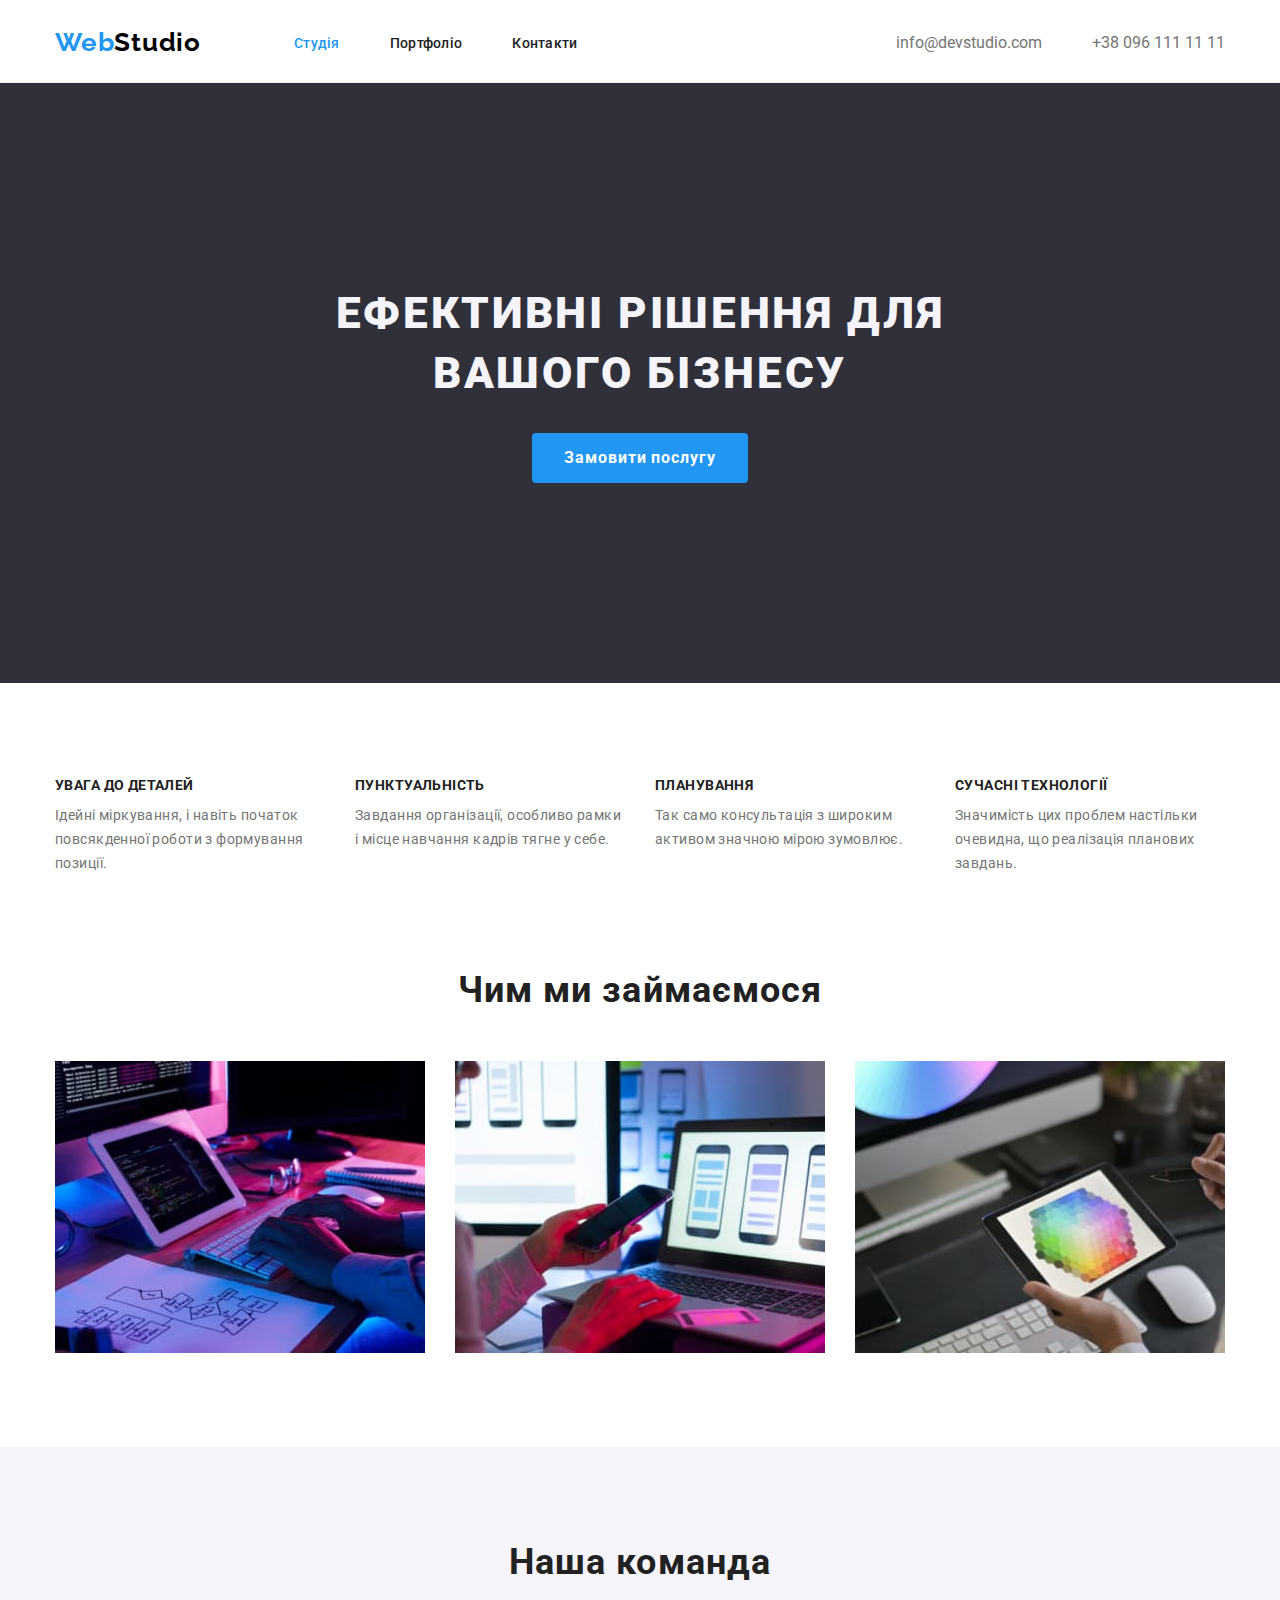
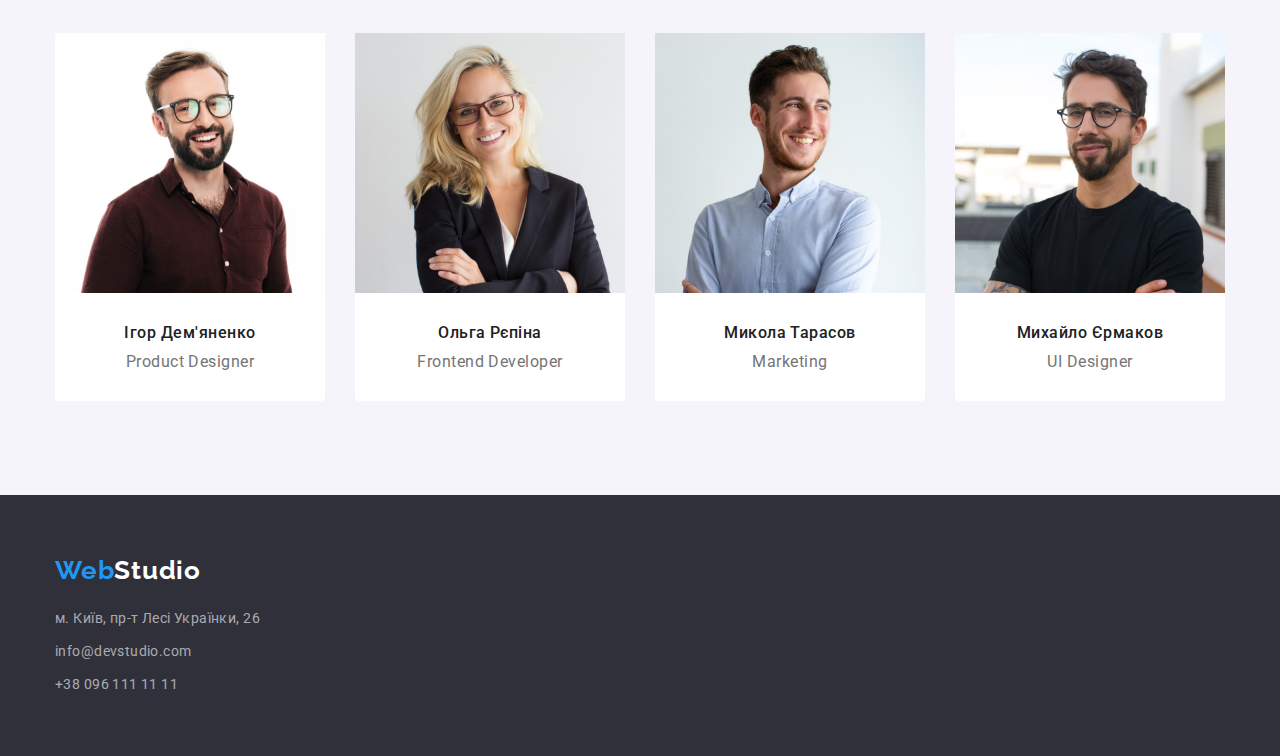
<file: index.html>
<html lang="uk">
<head>
    <meta charset="UTF-8">
    <meta http-equiv="X-UA-Compatible" content="IE=edge">
    <meta name="viewport" content="width=device-width, initial-scale=1.0">
    <title>WebStudio</title>
<!-- шрифт -->
    <link rel="preconnect" href="https://fonts.googleapis.com">
    <link rel="preconnect" href="https://fonts.gstatic.com" crossorigin>
    <link href="https://fonts.googleapis.com/css2?family=Raleway:wght@700&family=Roboto:wght@400;500;700;900&display=swap"
        rel="stylesheet">
<!-- modern-normalize -->
    <link rel="stylesheet" href="https://cdnjs.cloudflare.com/ajax/libs/modern-normalize/1.1.0/modern-normalize.min.css">
<!-- СSS -->
    <link rel="stylesheet" href="./css/style.css">

</head>

<body>
    <!-- HEADER-->
    <header class="header">
        <div class="conteiner main-nav">
            <nav class="header-nav">
                <a href="#" class="logo link">Web<span class="logo-black">Studio</span>
                </a>
                <ul class="header-menu">
                    <li class="header-menu-link"><a class="link current" href="#">Студія</a></li>
                    <li class="header-menu-link"><a class="link" href="./portfolio.html">Портфоліо</a></li>
                    <li class="header-menu-link"><a class="link" href="#contacts">Контакти</a></li>
                </ul>
            </nav>
    
            <div>
                <ul class="header-contacts">
                    <li class="contact mail"> <a class="link" href="mailto:info@devstudio.com" target="_blank" rel="noopener noreferrer">info@devstudio.com</a>
                    </li>
                    <li class="contact tel"><a class="link" href="tel:+380961111111">+38 096 111 11 11</a></li>
                </ul>
            </div>
        </div>
    </header>

    <!-- MAIN -->
    <main class="main-section">

        <!-- hero -->
        <section class="hero-section">
            <div class="conteiner">
                <div class="hero-conteiner">
                <h1 class="hero-title">Ефективні рішення для вашого бізнесу</h1>
                <button type="button" class="order-button">Замовити послугу</button>
                </div>
            </div>
        </section>

        <!-- advantages -->
        <section class="advantages-section">
            
            <div class="conteiner">
                <h2 class="advantages-hide">Наші переваги</h2>

                <ul class="advantages-list">
                    <li class="advantages-item">
                        <h3 class="advantages-subtitle">УВАГА ДО ДЕТАЛЕЙ</h3>
                        <p class="advantages-description">Ідейні міркування, і навіть початок повсякденної роботи з формування позиції.</p>
                    </li>
                    <li class="advantages-item">
                        <h3 class="advantages-subtitle">ПУНКТУАЛЬНІСТЬ</h3>
                        <p class="advantages-description">Завдання організації, особливо рамки і місце навчання кадрів тягне у себе.</p>
                    </li>
                    <li class="advantages-item">
                        <h3 class="advantages-subtitle">ПЛАНУВАННЯ</h3>
                        <p class="advantages-description">Так само консультація з широким активом значною мірою зумовлює.</p>
                    </li>
                    <li class="advantages-item">
                        <h3 class="advantages-subtitle">СУЧАСНІ ТЕХНОЛОГІЇ</h3>
                        <p class="advantages-description">Значимість цих проблем настільки очевидна, що реалізація планових завдань.</p>
                    </li>
                </ul>
            </div>

        </section>

        <!-- about us -->
        <section class="about-section">
            <div class="conteiner">
                <h2 class="about-title">Чим ми займаємося</h2>
                <ul class="about-fotos">
                    <li class="about-img">
                        <img src="./images/general/tablet.jpg" 
                        alt="Займаємось розробкою"
                        width="370">
                    </li>

                    <li class="about-img">
                        <img src="./images/general/mobile.jpg" 
                        alt="Займаємось розробкою web-додатків"
                        width="370">
                    </li>

                    <li class="about-img">
                        <img src="./images/general/palette.jpg" 
                        alt="Займаємось дизайном"
                        width="370">
                    </li>
                </ul>
            </div>
        </section>

        <!-- about team -->
        <section class="team-section">
            <div class="conteiner">
            <h2 class="team-title">Наша команда</h2>
                <ul class="team-list">
                    <li class="team-group">
                        <img class="team-img"
                        src="./images/team/product.jpg" 
                        alt="Фото Ігора"
                        width="270">

                        <div class="under-foto">
                            <h3 class="team-name">Ігор Дем'яненко</h3>
                            <p class="team-position">Product Designer</p>
                        </div>
                    </li>
                    <li class="team-group">
                        <img class="team-img"
                        src="./images/team/frontend.jpg" 
                        alt="Фото Ольги"
                        width="270">

                        <div class="under-foto">
                            <h3 class="team-name">Ольга Рєпіна</h3>
                            <p class="team-position">Frontend Developer</p>
                        </div>
                    </li>
                    <li class="team-group">
                        <img class="team-img"
                        src="./images/team/marketing.jpg" 
                        alt="Фото Миколи"
                        width="270">

                        <div class="under-foto">
                            <h3 class="team-name">Микола Тарасов</h3>
                            <p class="team-position">Marketing</p>
                        </div>
                    </li>
                    <li class="team-group">
                        <img class="team-img"
                        src="./images/team/ui.jpg" 
                        alt="Фото Михайла"
                        width="270">

                        <div class="under-foto">
                            <h3 class="team-name">Михайло Єрмаков</h3>
                            <p class="team-position">UI Designer</p>
                        </div>
                    </li>
                </ul>
            </div>
        </section>
    </main>

    <!-- FOOTER -->
    <footer id="contacts" class="footer-section">
        <div class="footer-conteiner conteiner">
            <a href="#" class="logo link">Web<span class="logo-white">Studio</span>
            </a>

            <address class="adress">
                <ul class="footer-list">
                    <li class="contact-address">
                        <a class="link" href="https://goo.gl/maps/GMD84DBriJ9knbSCA" target="_blank" rel="noopener noreferrer">м. Київ, пр-т Лесі Українки, 26</a>
                    </li>
                    <li class="contact-mail">
                        <a class="link" href="mailto:info@devstudio.com" target="_blank" rel="noopener noreferrer">info@devstudio.com</a>
                    </li>
                    <li class="contact-tel">
                        <a class="link" href="tel:+380961111111">+38 096 111 11 11</a>
                    </li>
                </ul>
            </address>
        </div>
    </footer>
</body>
</html>
</file>
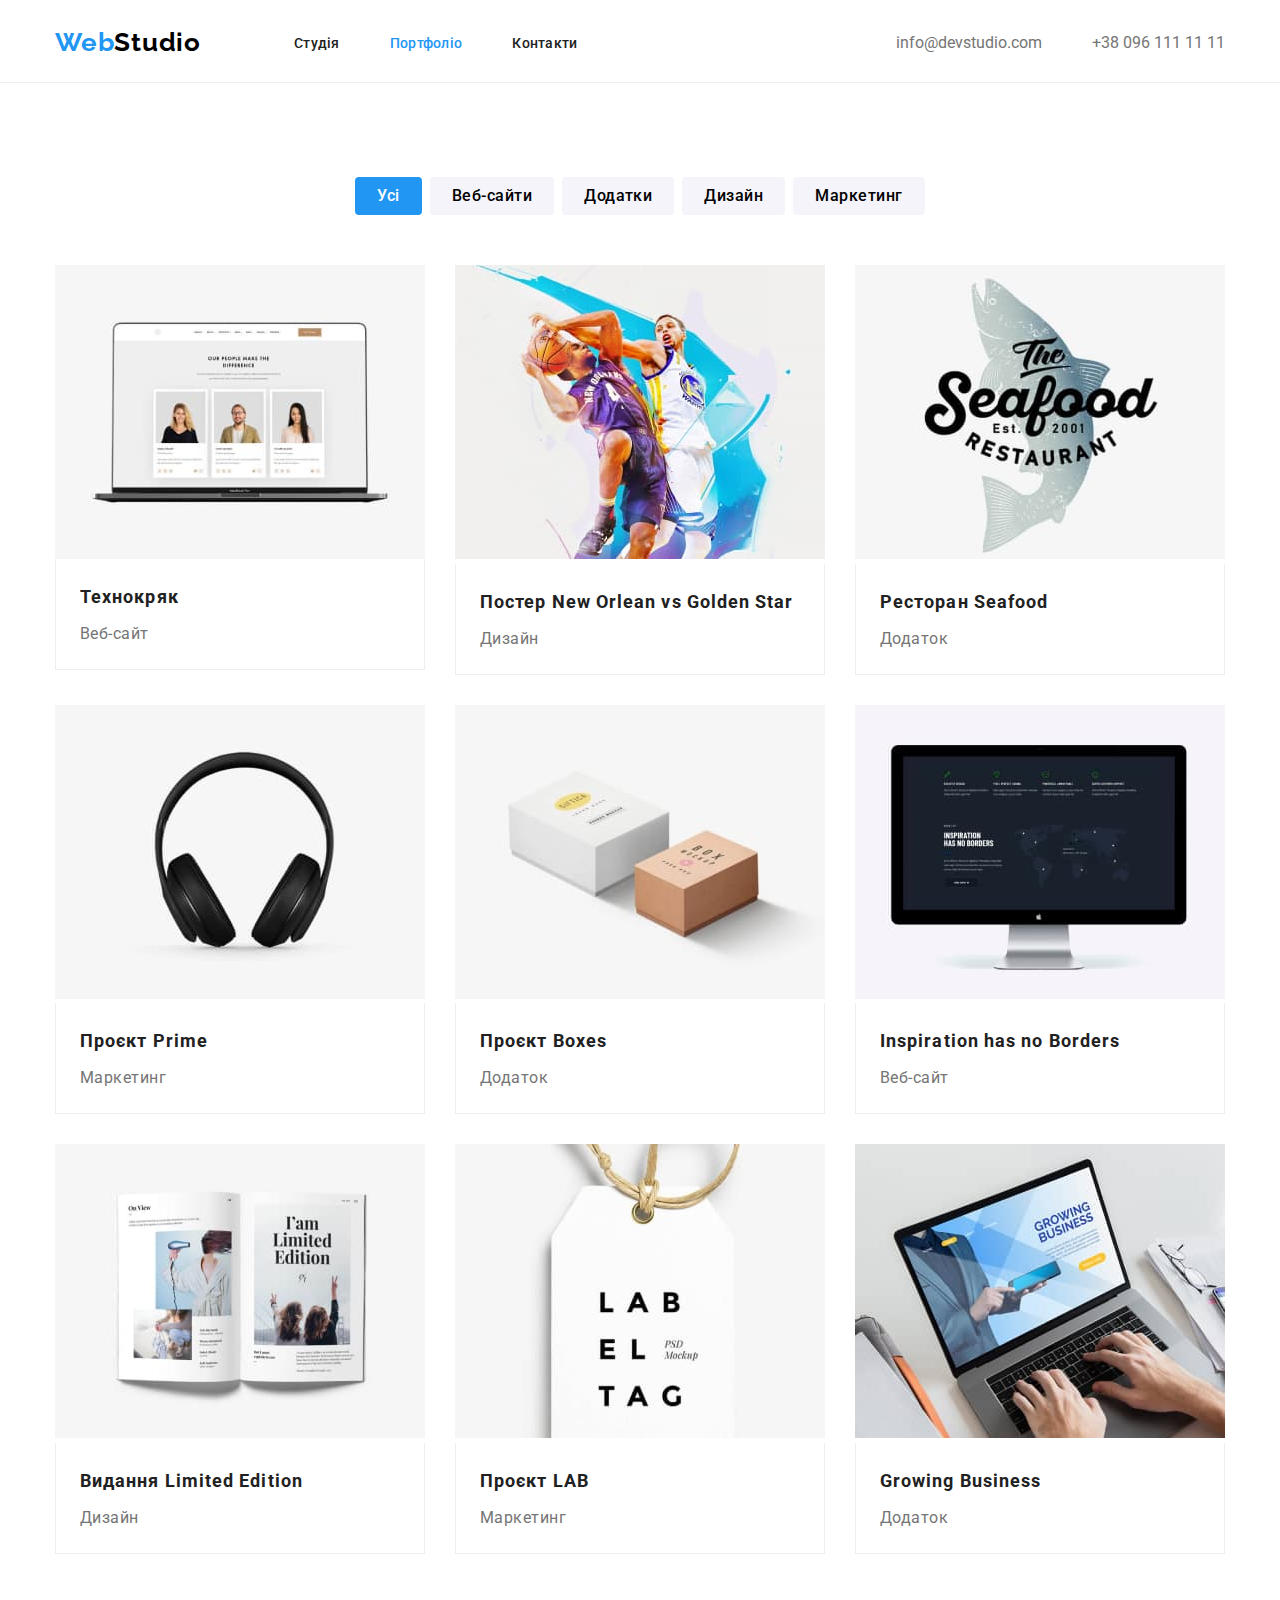
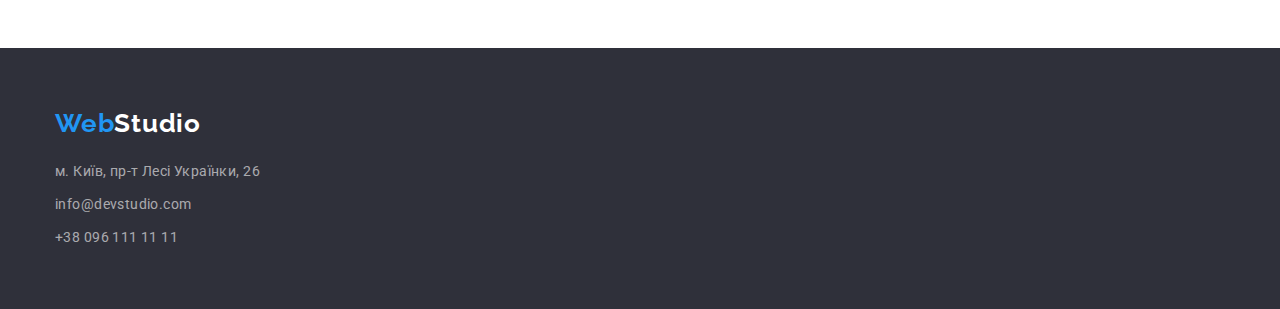
<file: portfolio.html>
<!DOCTYPE html>
<html lang="uk">
<head>
    <meta charset="UTF-8">
    <meta http-equiv="X-UA-Compatible" content="IE=edge">
    <meta name="viewport" content="width=device-width, initial-scale=1.0">
    <title>WebStudio</title>
    <!-- шрифт -->
    <link rel="preconnect" href="https://fonts.googleapis.com">
    <link rel="preconnect" href="https://fonts.gstatic.com" crossorigin>
    <link
        href="https://fonts.googleapis.com/css2?family=Raleway:wght@700&family=Roboto:wght@400;500;700;900&display=swap"
        rel="stylesheet">
    <!-- modern-normalize -->
    <link rel="stylesheet"
        href="https://cdnjs.cloudflare.com/ajax/libs/modern-normalize/1.1.0/modern-normalize.min.css">
    <!-- СSS -->
    <link rel="stylesheet" href="./css/style.css">
</head>

<body>
    <!-- HEDER-->
    <header class="header">
        <div class="conteiner main-nav">
            <nav class="header-nav">
                <a href="index.html" class="logo link">Web<span class="logo-black">Studio</span>
                </a>
                <ul class="header-menu">
                    <li class="header-menu-link"><a class="link" href="index.html">Студія</a></li>
                    <li class="header-menu-link"><a class="link current" href="#">Портфоліо</a></li>
                    <li class="header-menu-link"><a class="link" href="#contacts">Контакти</a></li>
                </ul>
            </nav>
    
            <div>
                <ul class="header-contacts">
                    <li class="contact mail"> <a class="link" href="mailto:info@devstudio.com" target="_blank"
                            rel="noopener noreferrer">info@devstudio.com</a>
                    </li>
                    <li class="contact tel"><a class="link" href="tel:+380961111111">+38 096 111 11 11</a></li>
                </ul>
            </div>
        </div>
    </header>

    <!-- MAIN -->
    <main>
        <section class="portfolio-main-section">
            <div class="conteiner">
            <!-- прибрати при стилізації -->
            <h1 class="hide">Наші роботи</h1>
            
            <!-- Control buttons -->
            <ul class="portfolio-filter">
                <li><button type="button" class="btn-filter current"> Усі</button></li>
                <li><button type="button" class="btn-filter"> Веб-сайти</button></li>
                <li><button type="button" class="btn-filter"> Додатки</button></li>
                <li><button type="button" class="btn-filter"> Дизайн</button></li>
                <li><button type="button" class="btn-filter"> Маркетинг</button></li>
            </ul>

            <ul class="portfolio-list">
                <li class="portfolio-item">  
                    <img class="portfolio-item-img"
                    src="./images/portfolio/technokriak.jpg" 
                    alt="Приклад роботи Технокряк"
                    width="370">

                    <div class="portfolio-item-description">
                        <h2 class="portfolio-subtitle">Технокряк</h2>
                        <p class="portfolio-text">Веб-сайт</p>
                    </div>
                </li>

                <li class="portfolio-item">
                    <img
                    src="./images/portfolio/poster.jpg" 
                    alt="Приклад роботи Постер New Orlean vs Golden Star" 
                    width="370">

                    <div class="portfolio-item-description">
                        <h2 class="portfolio-subtitle">Постер New Orlean vs Golden Star</h2>
                        <p class="portfolio-text">Дизайн</p>
                    </div>
                </li>

                <li class="portfolio-item">
                    <img
                    src="./images/portfolio/restorant.jpg" 
                    alt="Приклад роботи для Seafood" 
                    width="370">
                    
                    <div class="portfolio-item-description">
                        <h2 class="portfolio-subtitle">Ресторан Seafood</h2>
                        <p class="portfolio-text">Додаток</p>
                    </div>
                </li>

                <li class="portfolio-item">
                    <img
                    src="./images/portfolio/project-prime.jpg" 
                    alt="Приклад роботи для Prime" 
                    width="370">

                    <div class="portfolio-item-description">
                        <h2 class="portfolio-subtitle">Проєкт Prime</h2>
                        <p class="portfolio-text">Маркетинг</p>
                    </div>
                </li>

                <li class="portfolio-item">
                    <img
                    src="./images/portfolio/project-boxes.jpg" 
                    alt="Приклад роботи для Boxes" 
                    width="370">

                    <div class="portfolio-item-description">
                        <h2 class="portfolio-subtitle">Проєкт Boxes</h2>
                        <p class="portfolio-text">Додаток</p>
                    </div>
                </li>

                <li class="portfolio-item">
                    <img
                    src="./images/portfolio/inspiration.jpg" 
                    alt="Приклад роботи - Inspiration has no Borders" 
                    width="370">

                    <div class="portfolio-item-description">
                        <h2 lang="en" class="portfolio-subtitle">Inspiration has no Borders</h2>
                        <p class="portfolio-text">Веб-сайт</p>
                    </div>
                </li>

                <li class="portfolio-item">
                    <img
                    src="./images/portfolio/edition.jpg" 
                    alt="Приклад роботи для Limited Edition" 
                    width="370">

                    <div class="portfolio-item-description">
                        <h2 class="portfolio-subtitle">Видання Limited Edition</h2>
                        <p class="portfolio-text">Дизайн</p>
                    </div>
                </li>

                <li class="portfolio-item">
                    <img
                    src="./images/portfolio/project.jpg" 
                    alt="Приклад роботи для LAB" 
                    width="370">

                    <div class="portfolio-item-description">
                        <h2 class="portfolio-subtitle">Проєкт LAB</h2>
                        <p class="portfolio-text">Маркетинг</p>
                    </div>
                </li>

                <li class="portfolio-item">
                    <img
                    src="./images/portfolio/app.jpg" 
                    alt="Приклад роботи для Growing Business" 
                    width="370">

                    <div class="portfolio-item-description">
                        <h2 class="portfolio-subtitle" lang="en">Growing Business</h2>
                        <p class="portfolio-text">Додаток</p>
                    </div>
                </li>
            </ul>
            </div>
        </section>
    </main>

    <!-- FOOTER -->
    <footer id="contacts" class="footer-section">
        <div class="footer-conteiner conteiner">
            <a href="#" class="logo link">Web<span class="logo-white">Studio</span>
            </a>

            <address class="adress">
                <ul class="footer-list">
                    <li class="contact-address">
                        <a class="link" href="https://goo.gl/maps/GMD84DBriJ9knbSCA" target="_blank"
                            rel="noopener noreferrer">м. Київ, пр-т Лесі Українки, 26</a>
                    </li>
                    <li class="contact-mail">
                        <a class="link" href="mailto:info@devstudio.com" target="_blank"
                            rel="noopener noreferrer">info@devstudio.com</a>
                    </li>
                    <li class="contact-tel">
                        <a class="link" href="tel:+380961111111">+38 096 111 11 11</a>
                    </li>
                </ul>
            </address>
        </div>
    </footer>
</body>
</html>
</file>
<file: css/style.css>
:root {
    --brand-color-main: #2196F3;
    --logo-second-color: #000000;
    --often-text-color: #212121;
    --second-text-color: #757575;
    --light-text-color: #FFFFFF;
    --second-text-light-color: #F5F4FA;

    /*background-color*/
    --background-color-dark: #2F303A;
    --background-color-light: #F5F4FA;
    
    /*border*/
    --border-color: #EEEEEE;
    --line-color: #ECECEC;

    /*font*/
    --text-main-font: Roboto, sans-serif;
    --logo-font: Raleway, sans-serif;
}

body {
    background-color: var(--light-text-color);
    font-family: var(--text-main-font);
    color: var(--often-text-color);
}

 /* utilits */
.link {
    text-decoration: none;
    color: currentColor;
}

.list{}


 /* HEADER */
.header {
    border-bottom: 1px solid var(--border-color);
}

.conteiner {
    margin-left: auto;
    margin-right: auto;
    width: 1200px;
    padding-left: 15px;
    padding-right: 15px;
}

.main-nav {
    display: flex;
    align-items: center;
    justify-content: space-between;
}

.header-nav {
    display: flex;
    align-items: center;
}

.logo {
    font-family: var(--logo-font);
    font-size: 26px;
    font-weight: 700;
    line-height: calc(31/ 26);
    letter-spacing: 0.03em;
    color: var(--brand-color-main);
}

.header-nav .logo {
    padding-top: 26px;
    padding-bottom: 23px;
}


.logo-black {
    color: var(--logo-second-color);
}

.header-menu {
    display: flex;
    text-align: center;
    list-style: none;
    padding-left: 0;
    margin-top: 0;
    margin-bottom: 0;
    margin-left: 93px;
}

.header-menu-link {
    font-size: 14px;
    font-weight: 500;
    line-height: calc(16 / 14);
    letter-spacing: 0.02em;
    margin-right: 50px;
}

.header-menu-link:last-child {
    margin-right: 0;
}

.header-menu-link .link{
    display: block;
    padding-top: 34px;
    padding-bottom: 30px;
}

.header-menu-link > .link:hover,
.header-menu-link > .link:focus,
.header-menu-link > .link:active {
    color: var(--brand-color-main);
}

.header-menu-link>.current {
    color: var(--brand-color-main);
}

.header-contacts {
    display: flex;
    list-style: none;
    padding-left: 0;
    margin-left: auto;
    margin-top: 0;
    margin-bottom: 0; 
}

.contact.mail .link,
.contact.tel .link{
    display: block;
    padding-top: 34px;
    padding-bottom: 30px;
    color: var(--second-text-color);
}

.header-contacts .contact + .contact {
    margin-left: 50px;
}

.mail .link:hover,
.mail .link:focus,
.mail .link:active,
.tel .link:hover,
.tel .link:focus,
.tel .link:active {
    color: var(--brand-color-main);
}

 /* MAIN SECTION */

  /* hero */
.hero-section {
    
    background-color: var(--background-color-dark);
    padding-top: 200px;
    padding-bottom: 200px;
}

.hero-conteiner {
    width: 696px;
    text-align: center;
}

.hero-section .conteiner {
    display: flex;
    justify-content: center;
}

.hero-title {
    margin-top: 0px;
    margin-bottom: 30px;
    font-size: 44px;
    font-weight: 900;
    line-height: calc(60 / 44);
    letter-spacing: 0.06em;
    text-transform: uppercase;
    color: var(--second-text-light-color);
}

.order-button {
    cursor: pointer;
    display: inline-block;
    padding: 10px 32px;
    background-color: var(--brand-color-main);
    border-radius: 4px;
    border: none;
    font-weight: 700;
    line-height: calc(30 / 16);
    letter-spacing: 0.06em;
    color: var(--light-text-color);
}

/*
.order-button:hover,
.order-button:focus,
.order-button:active {
}
*/

/* advantages - section-2 */
.advantages-section {
    padding-top: 94px;
    padding-bottom: 94px;
}

.advantages-hide,
.portfolio-main-section .hide {
    visibility: hidden;
    margin: 0px auto;
    font-size: 0;
}

.advantages-list {
    list-style: none;
    display: flex;
    padding-left: 0;
    margin-top: 0;
    margin-bottom: 0;
}

.advantages-item {
    width: calc((100% - 3* 30px) / 4);
}

.advantages-item:not(:last-child) {
    margin-right: 30px;
}

.team-img {
    display:block;
    max-width: 100%;
    height: auto;
}

.advantages-subtitle {
    text-transform: uppercase;
    font-size: 14px;
    font-weight: 700;
    line-height: calc(16 / 14);
    letter-spacing: 0.03em;
    margin-top: 0px;
    margin-bottom: 10px;
}

.advantages-description {
    font-size: 14px;
    line-height: calc(24 / 14);
    letter-spacing: 0.03em;
    color: var(--second-text-color);
    margin-top: 0px;
    margin-bottom: 0px;
}

/* about - section-3 */
.about-section {
    padding-bottom: 94px;
}

.about-title {
    font-size: 36px;
    font-weight: 700;
    line-height: calc(42 / 36);
    letter-spacing: 0.03em;
    text-align: center;
    margin-top: 0px;
    margin-bottom: 50px;
}

.about-fotos {
    list-style: none;
    padding-left: 0px;
    margin-top: 0px;
    margin-bottom: 0px;
    display: flex;

}

.about-img {
    display: block;
    max-width: 100%;
    height: auto;
}

.about-img:not(:last-child) {
    margin-right: 30px;
}


/* team-section - section-4 */
.team-section {
    background-color: var(--background-color-light);
    padding-top: 94px;
    padding-bottom: 94px;
}

.team-title {
    font-size: 36px;
    font-weight: 700;
    line-height: calc(42 / 36);
    letter-spacing: 0.03em;
    text-align: center;
    margin-top: 0;
    margin-bottom: 50px;
}

.team-list {
    list-style: none;
    display: flex;

    padding-left: 0px;
    margin-top: 0;
    margin-bottom: 0;
}

.team-group {
    background-color: var(--light-text-color);
    border-bottom-right-radius: 4px;
    border-bottom-left-radius: 4px;
    width: calc(100% - 3 * 30px) / 4;
    }

.team-group:not(:last-child){
    margin-right: 30px;
}

.under-foto {
    padding-top: 30px;
    padding-bottom: 30px;
}

.team-name {
    font-weight: 500;
    font-size: 16px;
    line-height: calc(19 / 16);
    letter-spacing: 0.03em;
    text-align: center;
    margin-bottom: 10px;
    margin-top: 0;
}

.team-position {
    font-weight: 400;
    font-size: 16px;
    line-height: calc(19 / 16);
    letter-spacing: 0.03em;
    text-align: center;
    color: var(--second-text-color);
    margin-bottom: 0;
    margin-top: 0;
}

/* FOOTER */
.footer-section {
    background-color: var(--background-color-dark);
    padding-top: 60px;
    padding-bottom: 60px;
}

.footer-conteiner .logo {
    margin-bottom: 20px;
    display: block;
}

.logo-white {
    color: var(--light-text-color);
}

.footer-list {
    list-style: none;
    padding-left: 0px;
    margin-top: 0px;
    margin-bottom: 0px;

}

.footer-list .link {
    text-decoration: none;
    font-style: normal;
    font-size: 14px;
    line-height: calc(24 / 14);
    letter-spacing: 0.03em;
}

.contact-address,
.contact-tel,
.contact-mail {
    color: rgba(255, 255, 255, 0.6);
}

.contact-mail, 
.contact-address {
    margin-bottom: 9px;
}

.footer-list .link:hover,
.footer-list .link:focus,
.footer-list .link:active {
    color: var(--light-text-color);
}

/* PORTFOLIO */
.portfolio-main-section {
    padding-top: 94px;
    padding-bottom: 94px;
}

.portfolio-filter {
    list-style: none;
    display: flex;
    justify-content: center;
    gap: 8px;
    padding-left: 0;
    margin-top: 0;
    margin-bottom: 50px;
}

.btn-filter {
    font-weight: 500;
    line-height: calc(26 / 16);
    letter-spacing: 0.03em;
    background-color: var(--background-color-light);
    border: none;
    border-radius: 4px;
    display: inline-block;
    padding: 6px 22px;
    cursor: pointer;
}

.btn-filter:hover,
.btn-filter:focus,
.btn-filter:active {
    color: var(--background-color-light);
    background-color: var(--brand-color-main);
    
}

.btn-filter.current {
    color: var(--light-text-color);
    background-color: var(--brand-color-main);
}

.portfolio-list {
    list-style: none;
    padding-left: 0;
    display: flex;
    flex-wrap: wrap;
    margin-top: 0;
    margin-bottom: 0;
    
}

.portfolio-item {
    width: calc(100% - 2 * 30px) / 3;
    margin-right: 30px;
    margin-bottom: 30px;
    background-color: var(--light-text-color);
    cursor: pointer;
    box-sizing: border-box;
}

.portfolio-item:nth-child(3n) {
    margin-right: 0;
}

.portfolio-item:nth-last-child(-n + 3) {
    margin-bottom: 0;
}

.portfolio-item-img {
    display: block;
    max-width: 100%;
    height: auto;
}

.portfolio-item-description {
    padding-top: 20px;
    padding-bottom: 20px;
    padding-left: 24px;
    padding-right: 24px;
    border-right: 1px solid var(--border-color);
    border-bottom: 1px solid var(--border-color);
    border-left: 1px solid var(--border-color);
}

.portfolio-subtitle {
    font-size: 18px;
    font-weight: 700;
    line-height: calc(36 / 18);
    letter-spacing: 0.06em;
    margin-bottom: 4px;
    margin-top: 0;
}

.portfolio-text {
    color: var(--second-text-color);
    line-height: calc(30 / 16);
    letter-spacing: 0.03em;
    margin-bottom: 0;
    margin-top: 0;
}
</file>
